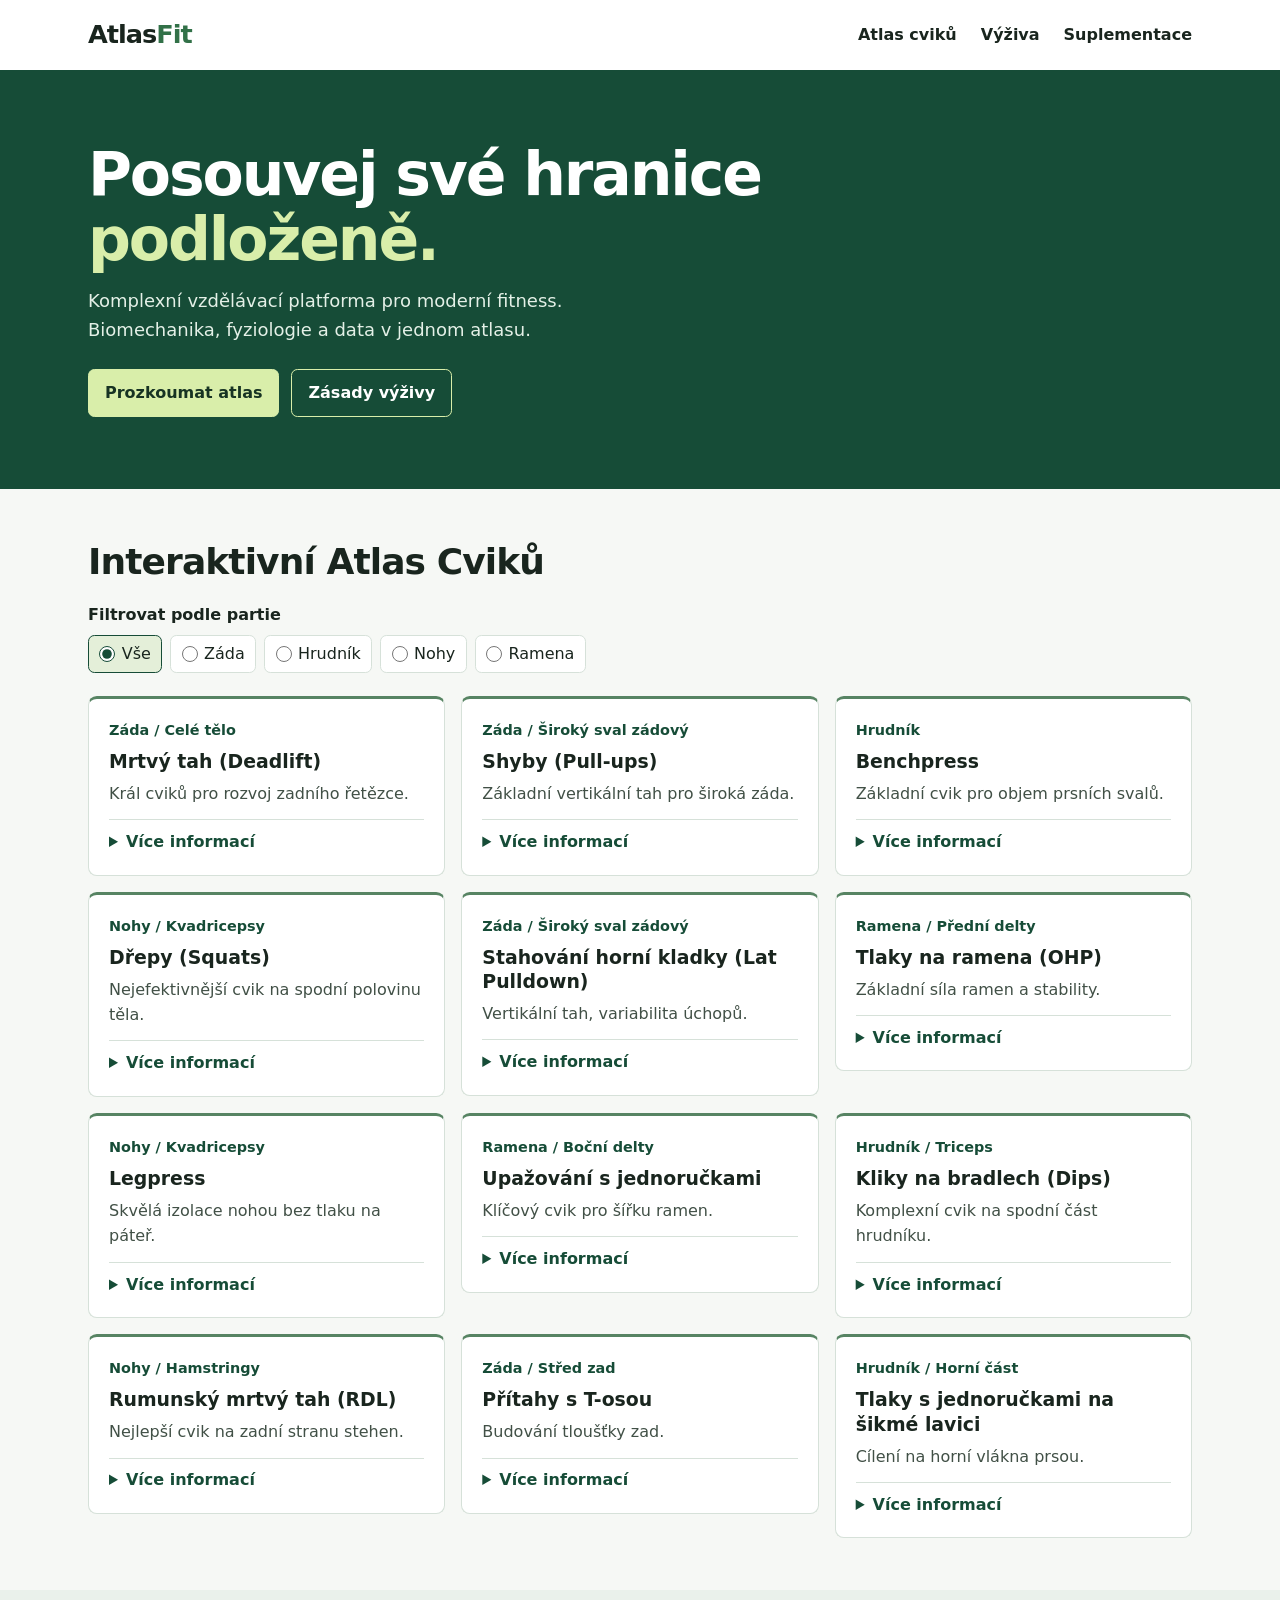
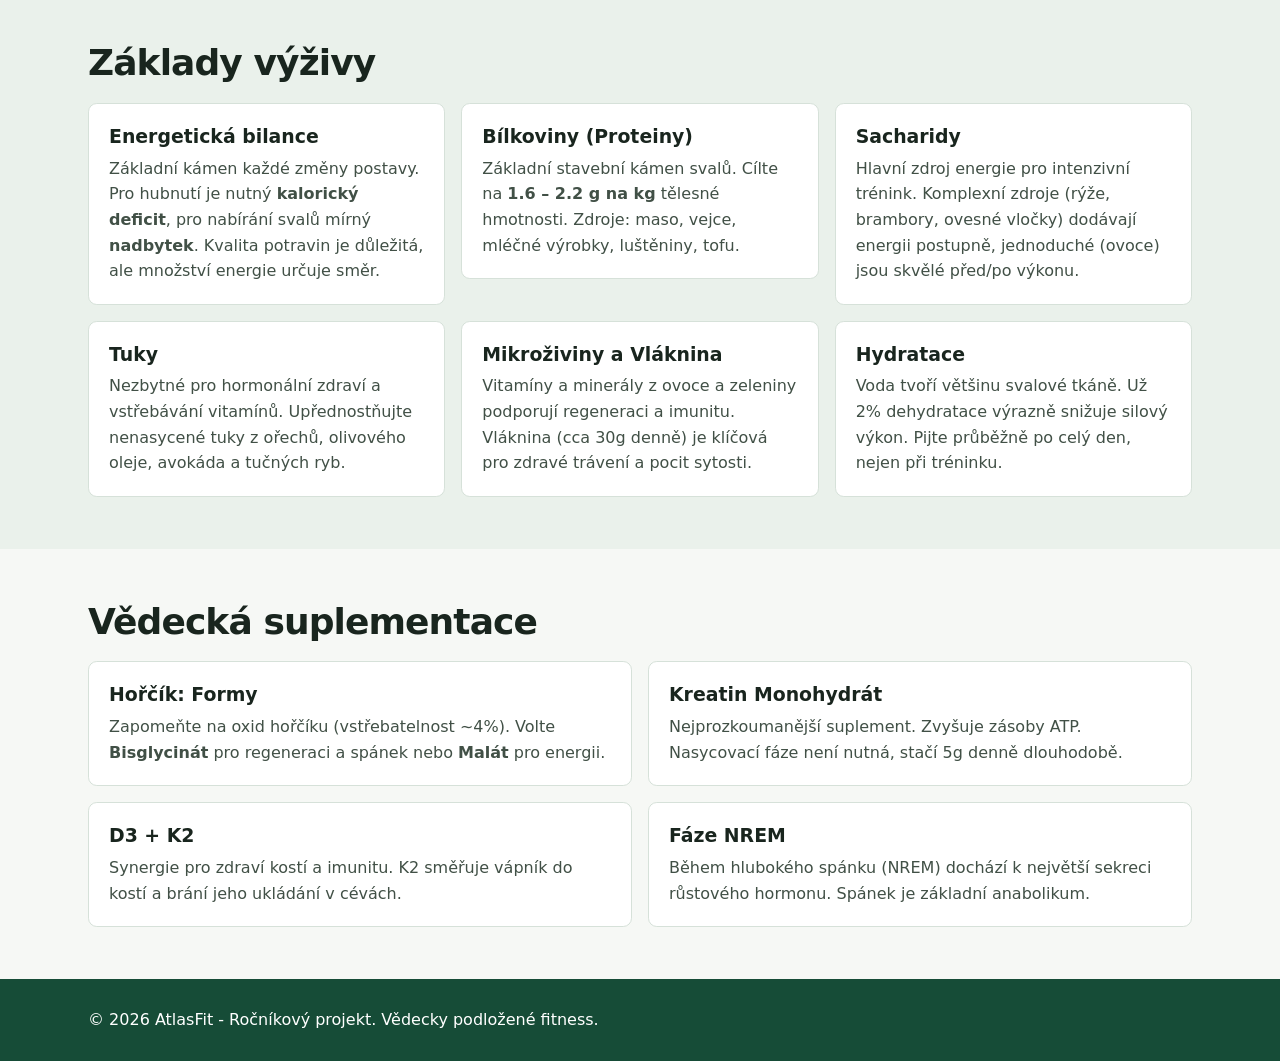
<file: index.html>
<!DOCTYPE html>
<html lang="cs">
<head>
    <meta charset="UTF-8">
    <meta name="viewport" content="width=device-width, initial-scale=1.0">
    <title>AtlasFit | Vědecký přístup k fitness</title>
    <link rel="stylesheet" href="style.css">
</head>
<body>
    <header class="hlavicka">
        <div class="obal hlavicka-vnitr">
            <a class="logo" href="index.html">Atlas<span>Fit</span></a>
            <nav class="menu" aria-label="Hlavní navigace">
                <a href="#atlas">Atlas cviků</a>
                <a href="#vyziva">Výživa</a>
                <a href="#suplementace">Suplementace</a>
            </nav>
        </div>
    </header>

    <main>
        <section class="uvod">
            <div class="obal">
                <h1>Posouvej své hranice<br> <span>podloženě.</span></h1>
                <p>Komplexní vzdělávací platforma pro moderní fitness. Biomechanika, fyziologie a data v jednom atlasu.</p>
                <div class="tlacitka">
                    <a class="tlacitko" href="#atlas">Prozkoumat atlas</a>
                    <a class="tlacitko tlacitko-obrys" href="#vyziva">Zásady výživy</a>
                </div>
            </div>
        </section>

        <section id="atlas" class="sekce">
            <div class="obal">
                <h2>Interaktivní Atlas Cviků</h2>
                <fieldset class="filtry">
                    <legend>Filtrovat podle partie</legend>
                    <label><input type="radio" name="partie" value="vse" checked> Vše</label>
                    <label><input type="radio" name="partie" value="zada"> Záda</label>
                    <label><input type="radio" name="partie" value="hrudnik"> Hrudník</label>
                    <label><input type="radio" name="partie" value="nohy"> Nohy</label>
                    <label><input type="radio" name="partie" value="ramena"> Ramena</label>
                </fieldset>
                <div class="mrizka">
                    <article class="karta cvik" data-skupina="zada">
                        <p class="stitok">Záda / Celé tělo</p>
                        <h3>Mrtvý tah (Deadlift)</h3>
                        <p>Král cviků pro rozvoj zadního řetězce.</p>
                        <details>
                            <summary>Více informací</summary>
                            <p>Mrtvý tah zapojuje vzpřimovače páteře, hamstringy a hýždě. Klíčem je neutrální páteř a 'tlačení země pryč'.</p>
                            <h4>Technický tip</h4>
                            <p class="tip">Nekulaťte záda v bederní oblasti. Činka by měla cestovat co nejblíže u holení.</p>
                            <h4>Biomechanika</h4>
                            <p>Biomechanicky jde o kyčelní ohyb (hip hinge), kde největší moment síly vzniká v křížové oblasti.</p>
                        </details>
                    </article>
                    <article class="karta cvik" data-skupina="zada">
                        <p class="stitok">Záda / Široký sval zádový</p>
                        <h3>Shyby (Pull-ups)</h3>
                        <p>Základní vertikální tah pro široká záda.</p>
                        <details>
                            <summary>Více informací</summary>
                            <p>Shyby nadhmatem cílí primárně na latissimy. Šířka úchopu by měla být o něco více než šíře ramen.</p>
                            <h4>Technický tip</h4>
                            <p class="tip">Snažte se táhnout lokty k pasu, nikoliv jen bradu nad hrazdu.</p>
                            <h4>Biomechanika</h4>
                            <p>Aktivace lopatek (deprese a retrakce) je klíčová před samotným tahem.</p>
                        </details>
                    </article>
                    <article class="karta cvik" data-skupina="hrudnik">
                        <p class="stitok">Hrudník</p>
                        <h3>Benchpress</h3>
                        <p>Základní cvik pro objem prsních svalů.</p>
                        <details>
                            <summary>Více informací</summary>
                            <p>Tlak na rovné lavici s velkou činkou zapojuje velký prsní sval, přední delty a triceps.</p>
                            <h4>Technický tip</h4>
                            <p class="tip">Udržujte mírné prohnutí v hrudní páteři a nohy mějte pevně na zemi (leg drive).</p>
                            <h4>Biomechanika</h4>
                            <p>Retrakce lopatek chrání ramenní kloub před zbytečným pnutím.</p>
                        </details>
                    </article>
                    <article class="karta cvik" data-skupina="nohy">
                        <p class="stitok">Nohy / Kvadricepsy</p>
                        <h3>Dřepy (Squats)</h3>
                        <p>Nejefektivnější cvik na spodní polovinu těla.</p>
                        <details>
                            <summary>Více informací</summary>
                            <p>Dřep stimuluje kvadricepsy, hýždě a střed těla.</p>
                            <h4>Technický tip</h4>
                            <p class="tip">Hloubka dřepu by měla být pod paralel, pokud to mobilita dovolí.</p>
                            <h4>Biomechanika</h4>
                            <p>Stabilizace kolen směřujících ven zabraňuje valgóznímu postavení a chrání vazy.</p>
                        </details>
                    </article>
                    <article class="karta cvik" data-skupina="zada">
                        <p class="stitok">Záda / Široký sval zádový</p>
                        <h3>Stahování horní kladky (Lat Pulldown)</h3>
                        <p>Vertikální tah, variabilita úchopů.</p>
                        <details>
                            <summary>Více informací</summary>
                            <p>Stahování kladky je skvělá alternativa k shybům. Umožňuje lepší izolaci latissimů.</p>
                            <h4>Technický tip</h4>
                            <p class="tip">Široký úchop cílí na horní vlákna latissimů a velký oblý sval. Úzký úchop zapojuje více spodní část latů a biceps.</p>
                            <h4>Biomechanika</h4>
                            <p>Výměna úchopu mění úhel addukce v ramenním kloubu, což ovlivňuje nábor motorických jednotek.</p>
                        </details>
                    </article>
                    <article class="karta cvik" data-skupina="ramena">
                        <p class="stitok">Ramena / Přední delty</p>
                        <h3>Tlaky na ramena (OHP)</h3>
                        <p>Základní síla ramen a stability.</p>
                        <details>
                            <summary>Více informací</summary>
                            <p>Overhead Press buduje masivní ramena a sílu tricepsu. Vyžaduje dobrou mobilitu hrudní páteře.</p>
                            <h4>Technický tip</h4>
                            <p class="tip">Nezaklánějte se v bednech. Zpevněte hýždě a břicho (core).</p>
                            <h4>Biomechanika</h4>
                            <p>Scapulohumerální rytmus musí být plynulý, aby nedocházelo k impingementu ramene.</p>
                        </details>
                    </article>
                    <article class="karta cvik" data-skupina="nohy">
                        <p class="stitok">Nohy / Kvadricepsy</p>
                        <h3>Legpress</h3>
                        <p>Skvělá izolace nohou bez tlaku na páteř.</p>
                        <details>
                            <summary>Více informací</summary>
                            <p>Legpress umožňuje bezpečné zacílení na kvadricepsy a hýždě díky fixované poloze zad.</p>
                            <h4>Technický tip</h4>
                            <p class="tip">Nepropínejte kolena do zámku v horní pozici. Chodidla mějte v šíři ramen.</p>
                            <h4>Biomechanika</h4>
                            <p>Změna postavení chodidel na desce mění poměr zapojení mezi m. quadriceps femoris a hýžďovými svaly.</p>
                        </details>
                    </article>
                    <article class="karta cvik" data-skupina="ramena">
                        <p class="stitok">Ramena / Boční delty</p>
                        <h3>Upažování s jednoručkami</h3>
                        <p>Klíčový cvik pro šířku ramen.</p>
                        <details>
                            <summary>Více informací</summary>
                            <p>Izolovaný cvik na boční (střední) hlavu deltového svalu. Pomáhá budovat 'V' tvar postavy.</p>
                            <h4>Technický tip</h4>
                            <p class="tip">Nezvedejte činky nad úroveň ramen. Malíčky směřujte mírně nahoru.</p>
                            <h4>Biomechanika</h4>
                            <p>Pohyb probíhá ve frontální rovině (abdukce). Největší napětí je v horní polovině dráhy.</p>
                        </details>
                    </article>
                    <article class="karta cvik" data-skupina="hrudnik">
                        <p class="stitok">Hrudník / Triceps</p>
                        <h3>Kliky na bradlech (Dips)</h3>
                        <p>Komplexní cvik na spodní část hrudníku.</p>
                        <details>
                            <summary>Více informací</summary>
                            <p>Dips jsou skvělým cvikem pro rozvoj síly a objemu hrudníku a tricepsu. Předklon cílí více na prsa.</p>
                            <h4>Technický tip</h4>
                            <p class="tip">Pro cílení na hrudník se mírně předkloňte a lokty nechte jít do stran.</p>
                            <h4>Biomechanika</h4>
                            <p>Kombinace flexe v lokti a addukce v rameni vytváří vysoké napětí v dolních vláknech pectoralis major.</p>
                        </details>
                    </article>
                    <article class="karta cvik" data-skupina="nohy">
                        <p class="stitok">Nohy / Hamstringy</p>
                        <h3>Rumunský mrtvý tah (RDL)</h3>
                        <p>Nejlepší cvik na zadní stranu stehen.</p>
                        <details>
                            <summary>Více informací</summary>
                            <p>RDL se zaměřuje na excentrickou fázi a protažení hamstringů a hýždí.</p>
                            <h4>Technický tip</h4>
                            <p class="tip">Činku spouštějte těsně u nohou a končete tam, kde cítíte maximální tah v hamstrinzích.</p>
                            <h4>Biomechanika</h4>
                            <p>Čistý kyčelní ohyb (hip hinge) s minimálním pokrčením v kolenou maximalizuje protažení hamstringů.</p>
                        </details>
                    </article>
                    <article class="karta cvik" data-skupina="zada">
                        <p class="stitok">Záda / Střed zad</p>
                        <h3>Přítahy s T-osou</h3>
                        <p>Budování tloušťky zad.</p>
                        <details>
                            <summary>Více informací</summary>
                            <p>Přítahy T-osy v předklonu skvěle budují tloušťku zad, trapézy a mezilopatkové svaly.</p>
                            <h4>Technický tip</h4>
                            <p class="tip">Udržujte pevný střed těla a rovná záda. Táhněte lokty co nejvíce za tělo.</p>
                            <h4>Biomechanika</h4>
                            <p>Horizontální tah zapojuje výrazně retrakci lopatek (m. rhomboideus, m. trapezius).</p>
                        </details>
                    </article>
                    <article class="karta cvik" data-skupina="hrudnik">
                        <p class="stitok">Hrudník / Horní část</p>
                        <h3>Tlaky s jednoručkami na šikmé lavici</h3>
                        <p>Cílení na horní vlákna prsou.</p>
                        <details>
                            <summary>Více informací</summary>
                            <p>Sklon lavice (30-45 stupňů) přesouvá důraz na klavikulární (horní) část velkého prsního svalu.</p>
                            <h4>Technický tip</h4>
                            <p class="tip">Jednoručky umožňují větší rozsah pohybu v dolní fázi než velká činka.</p>
                            <h4>Biomechanika</h4>
                            <p>Zvýšený úhel flexe v rameni zvyšuje nábor horních vláken pectoralis major.</p>
                        </details>
                    </article>
                </div>
            </div>
        </section>

        <section id="vyziva" class="sekce sekce-alt">
            <div class="obal">
                <h2>Základy výživy</h2>
                <div class="mrizka">
                    <article class="karta">
                        <h3>Energetická bilance</h3>
                        <p>Základní kámen každé změny postavy. Pro hubnutí je nutný <strong>kalorický deficit</strong>, pro nabírání svalů mírný <strong>nadbytek</strong>. Kvalita potravin je důležitá, ale množství energie určuje směr.</p>
                    </article>
                    <article class="karta">
                        <h3>Bílkoviny (Proteiny)</h3>
                        <p>Základní stavební kámen svalů. Cílte na <strong>1.6 – 2.2 g na kg</strong> tělesné hmotnosti. Zdroje: maso, vejce, mléčné výrobky, luštěniny, tofu.</p>
                    </article>
                    <article class="karta">
                        <h3>Sacharidy</h3>
                        <p>Hlavní zdroj energie pro intenzivní trénink. Komplexní zdroje (rýže, brambory, ovesné vločky) dodávají energii postupně, jednoduché (ovoce) jsou skvělé před/po výkonu.</p>
                    </article>
                    <article class="karta">
                        <h3>Tuky</h3>
                        <p>Nezbytné pro hormonální zdraví a vstřebávání vitamínů. Upřednostňujte nenasycené tuky z ořechů, olivového oleje, avokáda a tučných ryb.</p>
                    </article>
                    <article class="karta">
                        <h3>Mikroživiny a Vláknina</h3>
                        <p>Vitamíny a minerály z ovoce a zeleniny podporují regeneraci a imunitu. Vláknina (cca 30g denně) je klíčová pro zdravé trávení a pocit sytosti.</p>
                    </article>
                    <article class="karta">
                        <h3>Hydratace</h3>
                        <p>Voda tvoří většinu svalové tkáně. Už 2% dehydratace výrazně snižuje silový výkon. Pijte průběžně po celý den, nejen při tréninku.</p>
                    </article>
                </div>
            </div>
        </section>

        <section id="suplementace" class="sekce">
            <div class="obal">
                <h2>Vědecká suplementace</h2>
                <div class="mrizka mrizka-dve">
                    <article class="karta">
                        <h3>Hořčík: Formy</h3>
                        <p>Zapomeňte na oxid hořčíku (vstřebatelnost ~4%). Volte <strong>Bisglycinát</strong> pro regeneraci a spánek nebo <strong>Malát</strong> pro energii.</p>
                    </article>
                    <article class="karta">
                        <h3>Kreatin Monohydrát</h3>
                        <p>Nejprozkoumanější suplement. Zvyšuje zásoby ATP. Nasycovací fáze není nutná, stačí 5g denně dlouhodobě.</p>
                    </article>
                    <article class="karta">
                        <h3>D3 + K2</h3>
                        <p>Synergie pro zdraví kostí a imunitu. K2 směřuje vápník do kostí a brání jeho ukládání v cévách.</p>
                    </article>
                    <article class="karta">
                        <h3>Fáze NREM</h3>
                        <p>Během hlubokého spánku (NREM) dochází k největší sekreci růstového hormonu. Spánek je základní anabolikum.</p>
                    </article>
                </div>
            </div>
        </section>
    </main>

    <footer class="paticka">
        <div class="obal">
            <p>&copy; 2026 AtlasFit - Ročníkový projekt. Vědecky podložené fitness.</p>
        </div>
    </footer>
</body>
</html>
</file>
<file: style.css>
:root {
    --zelena: #164c37;
    --okraj: #d6e1d9;
}

* {
    box-sizing: border-box;
}

body {
    margin: 0;
    background: #f6f8f5;
    color: #19251e;
    font: 1rem/1.6 system-ui, sans-serif;
}

.obal {
    max-width: 72rem;
    margin: 0 auto;
    padding: 0 1.5rem;
}

.hlavicka {
    background: white;
}

.hlavicka-vnitr, .menu, .tlacitka, .filtry {
    display: flex;
    align-items: center;
    flex-wrap: wrap;
    gap: 0.75rem;
}

.hlavicka-vnitr {
    justify-content: space-between;
    padding-block: 0.9rem;
}

.logo, .menu a, .tlacitko {
    color: inherit;
    font-weight: 700;
    text-decoration: none;
}

.logo {
    font-size: 1.6rem;
    letter-spacing: -0.04em;
}

.logo span {
    color: #327148;
}

.menu {
    column-gap: 1.5rem;
}

.menu a:hover {
    text-decoration: underline;
}

.uvod {
    padding: 4.5rem 0;
    background: var(--zelena);
    color: white;
}

.uvod h1 {
    margin: 0 0 1rem;
    font-size: clamp(2.35rem, 5vw, 3.75rem);
    line-height: 1.08;
    letter-spacing: -0.035em;
}

.uvod h1 span {
    color: #d9eeaa;
}

.uvod p {
    max-width: 37rem;
    margin: 0 0 1.5rem;
    color: #e4f0e7;
    font-size: 1.125rem;
}

.tlacitko {
    padding: 0.65rem 1rem;
    border: 1px solid #d9eeaa;
    border-radius: 0.4rem;
    background: #d9eeaa;
    color: #173323;
}

.tlacitko-obrys {
    background: transparent;
    color: white;
}

.tlacitko:hover {
    text-decoration: underline;
}

.sekce {
    padding: 3.25rem 0;
}

.sekce-alt {
    background: #eaf1eb;
}

h2 {
    margin: 0 0 1.2rem;
    font-size: clamp(1.65rem, 3vw, 2.25rem);
    line-height: 1.15;
    letter-spacing: -0.025em;
}

.filtry {
    min-inline-size: 0;
    margin: 0 0 1.4rem;
    padding: 0;
    border: 0;
    gap: 0.5rem;
}

.filtry legend {
    padding: 0 0 0.45rem;
    font-weight: 600;
}

.filtry label {
    display: inline-flex;
    align-items: center;
    gap: 0.4rem;
    padding: 0.35rem 0.65rem;
    border: 1px solid var(--okraj);
    border-radius: 0.4rem;
    background: white;
    cursor: pointer;
}

.filtry input {
    width: 1rem;
    height: 1rem;
    margin: 0;
    accent-color: var(--zelena);
    cursor: pointer;
}

.filtry label:has(input:checked) {
    border-color: var(--zelena);
    background: #e4efd9;
}

/* U každého vybraného filtru se skryjí karty ostatních partií. */
#atlas:has(input[value="zada"]:checked) .cvik:not([data-skupina="zada"]),
#atlas:has(input[value="hrudnik"]:checked) .cvik:not([data-skupina="hrudnik"]),
#atlas:has(input[value="nohy"]:checked) .cvik:not([data-skupina="nohy"]),
#atlas:has(input[value="ramena"]:checked) .cvik:not([data-skupina="ramena"]) {
    display: none;
}

.mrizka {
    display: grid;
    grid-template-columns: repeat(3, minmax(0, 1fr));
    align-items: start;
    gap: 1rem;
}

.mrizka-dve {
    grid-template-columns: repeat(2, minmax(0, 1fr));
}

.karta {
    padding: 1.25rem;
    border: 1px solid var(--okraj);
    border-radius: 0.55rem;
    background: white;
}

.cvik {
    border-top: 3px solid #578463;
}

.karta h3, .karta h4, .karta p {
    margin: 0 0 0.45rem;
}

.karta h3 {
    font-size: 1.18rem;
    line-height: 1.3;
}

.karta p {
    color: #415046;
}

.karta p:last-child {
    margin-bottom: 0;
}

.karta .stitok {
    color: var(--zelena);
    font-size: 0.9rem;
    font-weight: 650;
}

.karta details {
    margin-top: 0.8rem;
    padding-top: 0.55rem;
    border-top: 1px solid var(--okraj);
}

summary {
    color: var(--zelena);
    font-weight: 650;
    cursor: pointer;
}

details[open] summary {
    margin-bottom: 0.6rem;
}

.karta .tip {
    padding: 0.65rem 0.8rem;
    border-left: 3px solid #578463;
    background: #edf4ec;
}

.paticka {
    padding: 1.75rem 0;
    background: var(--zelena);
    color: white;
}

.paticka p {
    margin: 0;
}

:focus-visible {
    outline: 2px solid currentColor;
    outline-offset: 3px;
}

.uvod :focus-visible {
    outline-color: white;
}

@media (max-width: 55rem) {
    .mrizka {
        grid-template-columns: repeat(2, minmax(0, 1fr));
    }
}

@media (max-width: 36rem) {
    .obal {
        padding-inline: 1rem;
    }

    .hlavicka-vnitr {
        align-items: flex-start;
        flex-direction: column;
        gap: 0.25rem;
    }

    .menu {
        column-gap: 1rem;
    }

    .uvod, .sekce {
        padding-block: 2.5rem;
    }

    .mrizka {
        grid-template-columns: 1fr;
    }
}
</file>
